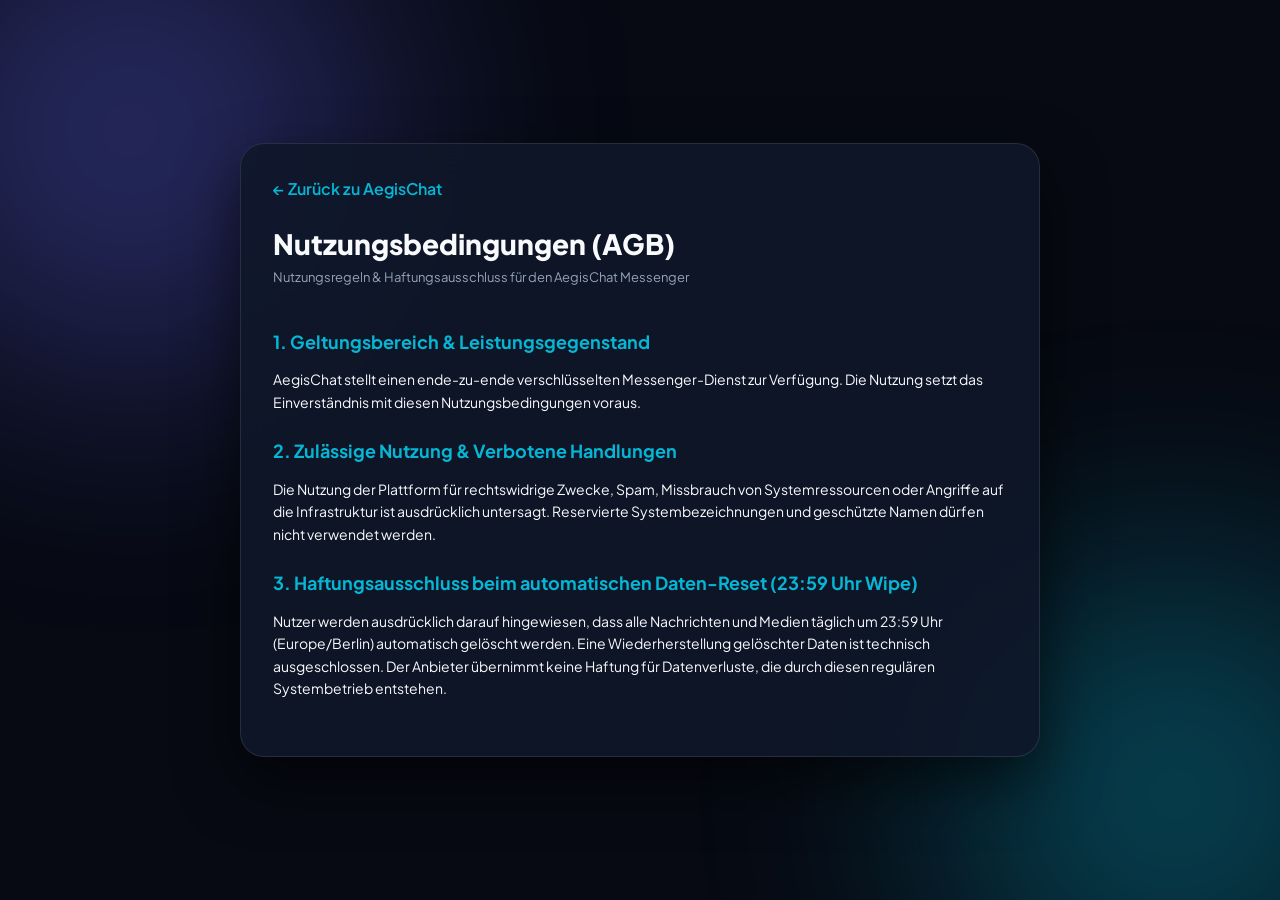
<file: public/agb.html>
<!DOCTYPE html>
<html lang="de">
<head>
  <meta charset="UTF-8">
  <meta name="viewport" content="width=device-width, initial-scale=1.0">
  <title>Allgemeine Geschäftsbedingungen (AGB) • AegisChat</title>
  <link rel="icon" type="image/svg+xml" href="/favicon.svg">
  <link rel="stylesheet" href="/style.css">
  <link href="https://fonts.googleapis.com/css2?family=Plus+Jakarta+Sans:wght@400;500;600;700;800&family=JetBrains+Mono:wght@400;500;600&display=swap" rel="stylesheet">
  <style>
    .legal-container {
      max-width: 800px;
      margin: 40px auto;
      padding: 32px;
      line-height: 1.6;
    }
    .legal-header {
      margin-bottom: 24px;
      border-bottom: 1px solid var(--border-glass);
      padding-bottom: 16px;
    }
    .legal-header h1 {
      font-size: 28px;
      font-weight: 800;
      color: var(--text-bright);
    }
    .legal-section {
      margin-bottom: 24px;
    }
    .legal-section h2 {
      font-size: 18px;
      font-weight: 700;
      color: var(--accent-cyan);
      margin-bottom: 12px;
    }
    .legal-section p, .legal-section li {
      color: var(--text-secondary);
      font-size: 14px;
      margin-bottom: 8px;
    }
    .back-link {
      display: inline-flex;
      align-items: center;
      gap: 8px;
      color: var(--accent-cyan);
      text-decoration: none;
      font-weight: 600;
      margin-bottom: 20px;
    }
  </style>
</head>
<body>
  <div class="app-background">
    <div class="glow-sphere glow-1"></div>
    <div class="glow-sphere glow-2"></div>
  </div>

  <div class="legal-container glass-card">
    <a href="/" class="back-link">← Zurück zu AegisChat</a>

    <div class="legal-header">
      <h1>Nutzungsbedingungen (AGB)</h1>
      <p style="color: var(--text-muted); font-size: 13px;">Nutzungsregeln & Haftungsausschluss für den AegisChat Messenger</p>
    </div>

    <div class="legal-section">
      <h2>1. Geltungsbereich & Leistungsgegenstand</h2>
      <p>AegisChat stellt einen ende-zu-ende verschlüsselten Messenger-Dienst zur Verfügung. Die Nutzung setzt das Einverständnis mit diesen Nutzungsbedingungen voraus.</p>
    </div>

    <div class="legal-section">
      <h2>2. Zulässige Nutzung & Verbotene Handlungen</h2>
      <p>Die Nutzung der Plattform für rechtswidrige Zwecke, Spam, Missbrauch von Systemressourcen oder Angriffe auf die Infrastruktur ist ausdrücklich untersagt. Reservierte Systembezeichnungen und geschützte Namen dürfen nicht verwendet werden.</p>
    </div>

    <div class="legal-section">
      <h2>3. Haftungsausschluss beim automatischen Daten-Reset (23:59 Uhr Wipe)</h2>
      <p>Nutzer werden ausdrücklich darauf hingewiesen, dass alle Nachrichten und Medien täglich um 23:59 Uhr (Europe/Berlin) automatisch gelöscht werden. Eine Wiederherstellung gelöschter Daten ist technisch ausgeschlossen. Der Anbieter übernimmt keine Haftung für Datenverluste, die durch diesen regulären Systembetrieb entstehen.</p>
    </div>
  </div>
</body>
</html>
</file>
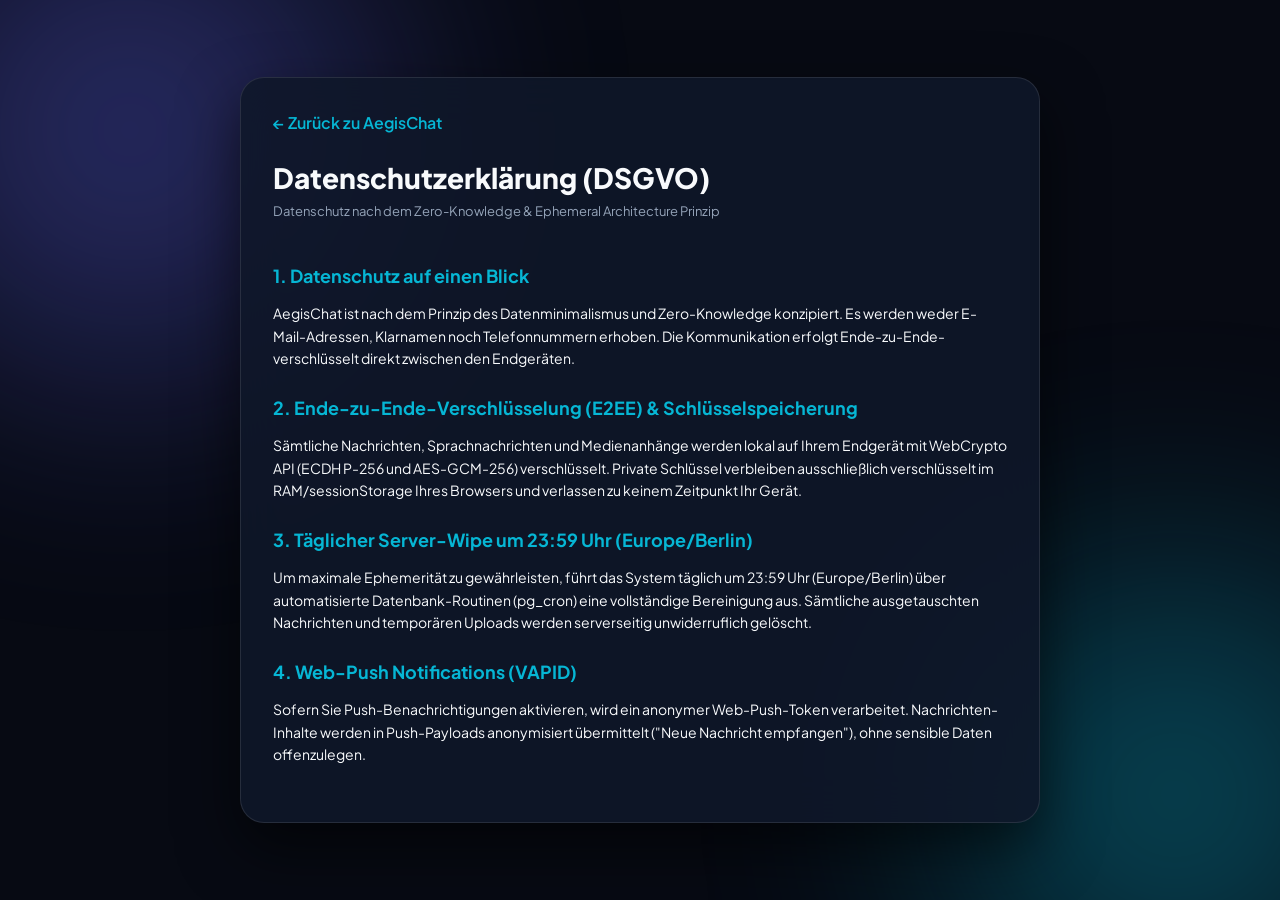
<file: public/datenschutz.html>
<!DOCTYPE html>
<html lang="de">
<head>
  <meta charset="UTF-8">
  <meta name="viewport" content="width=device-width, initial-scale=1.0">
  <title>Datenschutzerklärung • AegisChat</title>
  <link rel="icon" type="image/svg+xml" href="/favicon.svg">
  <link rel="stylesheet" href="/style.css">
  <link href="https://fonts.googleapis.com/css2?family=Plus+Jakarta+Sans:wght@400;500;600;700;800&family=JetBrains+Mono:wght@400;500;600&display=swap" rel="stylesheet">
  <style>
    .legal-container {
      max-width: 800px;
      margin: 40px auto;
      padding: 32px;
      line-height: 1.6;
    }
    .legal-header {
      margin-bottom: 24px;
      border-bottom: 1px solid var(--border-glass);
      padding-bottom: 16px;
    }
    .legal-header h1 {
      font-size: 28px;
      font-weight: 800;
      color: var(--text-bright);
    }
    .legal-section {
      margin-bottom: 24px;
    }
    .legal-section h2 {
      font-size: 18px;
      font-weight: 700;
      color: var(--accent-cyan);
      margin-bottom: 12px;
    }
    .legal-section p, .legal-section li {
      color: var(--text-secondary);
      font-size: 14px;
      margin-bottom: 8px;
    }
    .back-link {
      display: inline-flex;
      align-items: center;
      gap: 8px;
      color: var(--accent-cyan);
      text-decoration: none;
      font-weight: 600;
      margin-bottom: 20px;
    }
  </style>
</head>
<body>
  <div class="app-background">
    <div class="glow-sphere glow-1"></div>
    <div class="glow-sphere glow-2"></div>
  </div>

  <div class="legal-container glass-card">
    <a href="/" class="back-link">← Zurück zu AegisChat</a>

    <div class="legal-header">
      <h1>Datenschutzerklärung (DSGVO)</h1>
      <p style="color: var(--text-muted); font-size: 13px;">Datenschutz nach dem Zero-Knowledge & Ephemeral Architecture Prinzip</p>
    </div>

    <div class="legal-section">
      <h2>1. Datenschutz auf einen Blick</h2>
      <p>AegisChat ist nach dem Prinzip des Datenminimalismus und Zero-Knowledge konzipiert. Es werden weder E-Mail-Adressen, Klarnamen noch Telefonnummern erhoben. Die Kommunikation erfolgt Ende-zu-Ende-verschlüsselt direkt zwischen den Endgeräten.</p>
    </div>

    <div class="legal-section">
      <h2>2. Ende-zu-Ende-Verschlüsselung (E2EE) & Schlüsselspeicherung</h2>
      <p>Sämtliche Nachrichten, Sprachnachrichten und Medienanhänge werden lokal auf Ihrem Endgerät mit WebCrypto API (ECDH P-256 und AES-GCM-256) verschlüsselt. Private Schlüssel verbleiben ausschließlich verschlüsselt im RAM/sessionStorage Ihres Browsers und verlassen zu keinem Zeitpunkt Ihr Gerät.</p>
    </div>

    <div class="legal-section">
      <h2>3. Täglicher Server-Wipe um 23:59 Uhr (Europe/Berlin)</h2>
      <p>Um maximale Ephemerität zu gewährleisten, führt das System täglich um 23:59 Uhr (Europe/Berlin) über automatisierte Datenbank-Routinen (<code>pg_cron</code>) eine vollständige Bereinigung aus. Sämtliche ausgetauschten Nachrichten und temporären Uploads werden serverseitig unwiderruflich gelöscht.</p>
    </div>

    <div class="legal-section">
      <h2>4. Web-Push Notifications (VAPID)</h2>
      <p>Sofern Sie Push-Benachrichtigungen aktivieren, wird ein anonymer Web-Push-Token verarbeitet. Nachrichten-Inhalte werden in Push-Payloads anonymisiert übermittelt ("Neue Nachricht empfangen"), ohne sensible Daten offenzulegen.</p>
    </div>
  </div>
</body>
</html>
</file>
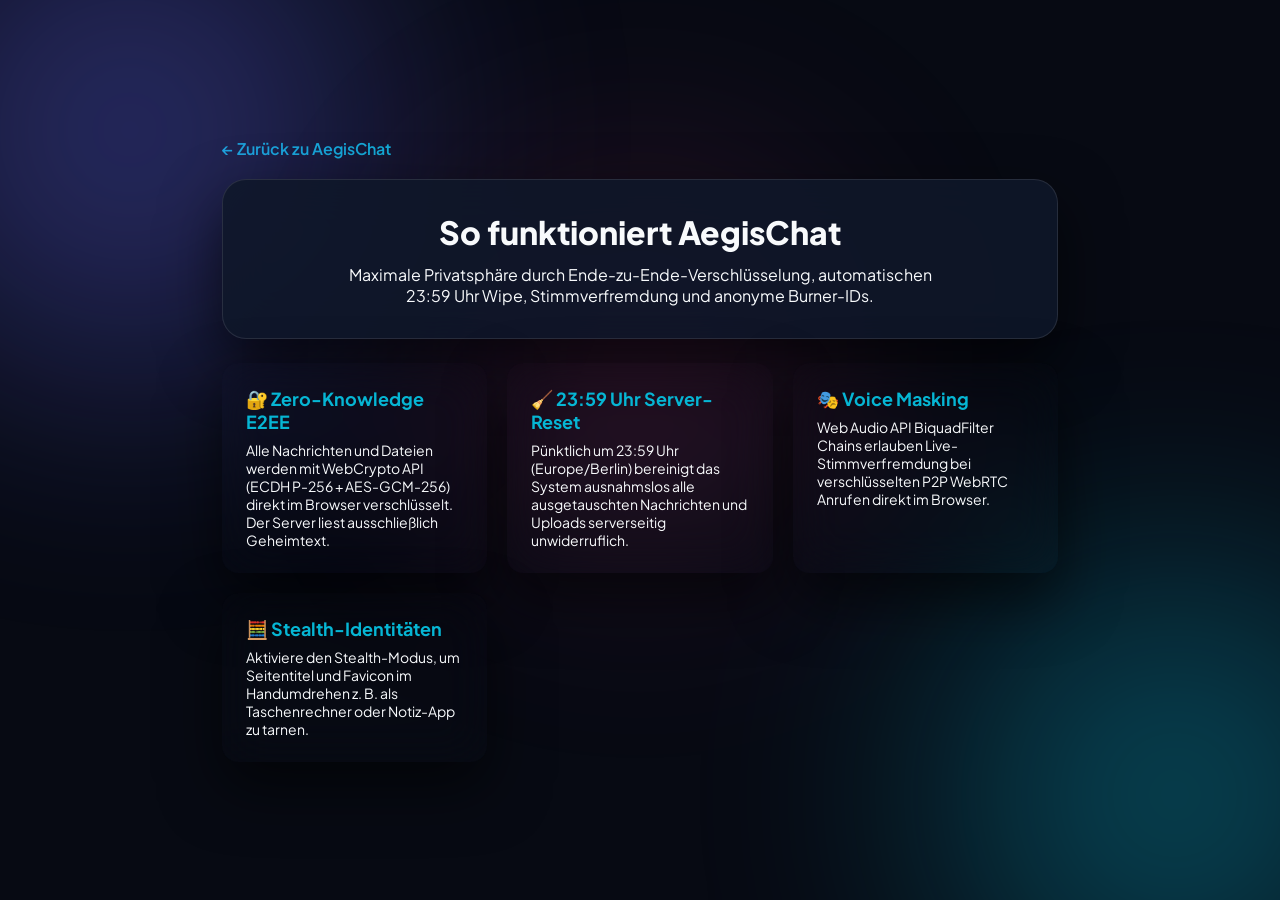
<file: public/how-it-works.html>
<!DOCTYPE html>
<html lang="de">
<head>
  <meta charset="UTF-8">
  <meta name="viewport" content="width=device-width, initial-scale=1.0">
  <title>So funktioniert AegisChat • Interactive Guide</title>
  <link rel="icon" type="image/svg+xml" href="/favicon.svg">
  <link rel="stylesheet" href="/style.css">
  <link href="https://fonts.googleapis.com/css2?family=Plus+Jakarta+Sans:wght@400;500;600;700;800&family=JetBrains+Mono:wght@400;500;600&display=swap" rel="stylesheet">
  <style>
    .info-container {
      max-width: 900px;
      margin: 40px auto;
      padding: 32px;
    }
    .info-grid {
      display: grid;
      grid-template-columns: repeat(auto-fit, minmax(260px, 1fr));
      gap: 20px;
      margin-top: 24px;
    }
    .info-card {
      padding: 24px;
      border-radius: 16px;
      background: var(--bg-glass-card);
      border: 1px solid var(--border-glass);
    }
    .info-card h3 {
      font-size: 18px;
      color: var(--accent-cyan);
      margin-bottom: 8px;
      display: flex;
      align-items: center;
      gap: 10px;
    }
    .back-link {
      display: inline-flex;
      align-items: center;
      gap: 8px;
      color: var(--accent-cyan);
      text-decoration: none;
      font-weight: 600;
      margin-bottom: 20px;
    }
  </style>
</head>
<body>
  <div class="app-background">
    <div class="glow-sphere glow-1"></div>
    <div class="glow-sphere glow-2"></div>
    <div class="glow-sphere glow-3"></div>
  </div>

  <div class="info-container">
    <a href="/" class="back-link">← Zurück zu AegisChat</a>

    <div class="glass-card" style="padding: 32px; text-align: center;">
      <h1 style="font-size: 32px; font-weight: 800; color: var(--text-bright); margin-bottom: 12px;">So funktioniert AegisChat</h1>
      <p style="color: var(--text-secondary); max-width: 600px; margin: 0 auto;">Maximale Privatsphäre durch Ende-zu-Ende-Verschlüsselung, automatischen 23:59 Uhr Wipe, Stimmverfremdung und anonyme Burner-IDs.</p>
    </div>

    <div class="info-grid">
      <div class="info-card glass-card">
        <h3>🔐 Zero-Knowledge E2EE</h3>
        <p style="color: var(--text-secondary); font-size: 14px;">Alle Nachrichten und Dateien werden mit WebCrypto API (ECDH P-256 + AES-GCM-256) direkt im Browser verschlüsselt. Der Server liest ausschließlich Geheimtext.</p>
      </div>

      <div class="info-card glass-card">
        <h3>🧹 23:59 Uhr Server-Reset</h3>
        <p style="color: var(--text-secondary); font-size: 14px;">Pünktlich um 23:59 Uhr (Europe/Berlin) bereinigt das System ausnahmslos alle ausgetauschten Nachrichten und Uploads serverseitig unwiderruflich.</p>
      </div>

      <div class="info-card glass-card">
        <h3>🎭 Voice Masking</h3>
        <p style="color: var(--text-secondary); font-size: 14px;">Web Audio API BiquadFilter Chains erlauben Live-Stimmverfremdung bei verschlüsselten P2P WebRTC Anrufen direkt im Browser.</p>
      </div>

      <div class="info-card glass-card">
        <h3>🧮 Stealth-Identitäten</h3>
        <p style="color: var(--text-secondary); font-size: 14px;">Aktiviere den Stealth-Modus, um Seitentitel und Favicon im Handumdrehen z. B. als Taschenrechner oder Notiz-App zu tarnen.</p>
      </div>
    </div>
  </div>
</body>
</html>
</file>
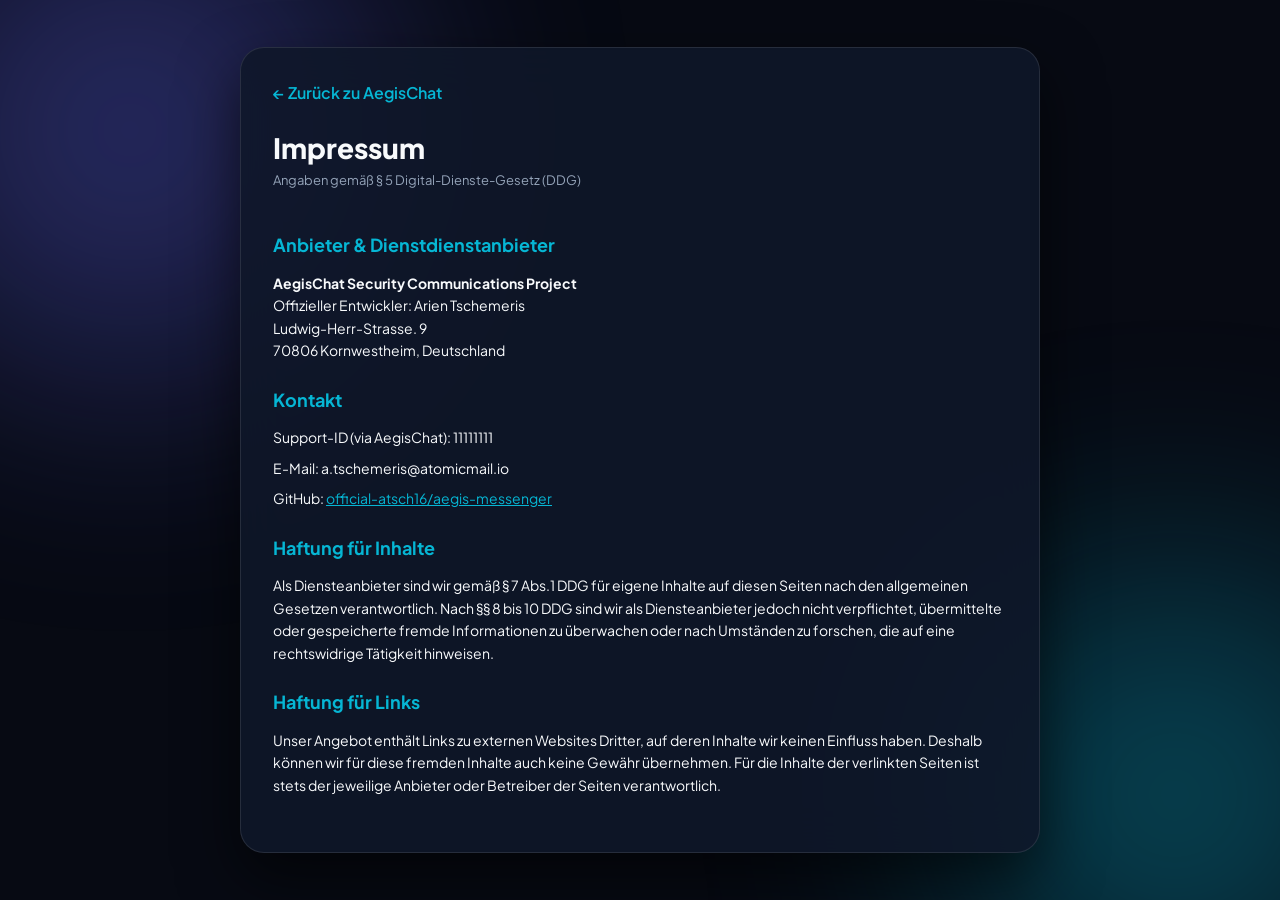
<file: public/impressum.html>
<!DOCTYPE html>
<html lang="de">
<head>
  <meta charset="UTF-8">
  <meta name="viewport" content="width=device-width, initial-scale=1.0">
  <title>Impressum • AegisChat</title>
  <link rel="icon" type="image/svg+xml" href="/favicon.svg">
  <link rel="stylesheet" href="/style.css">
  <link href="https://fonts.googleapis.com/css2?family=Plus+Jakarta+Sans:wght@400;500;600;700;800&family=JetBrains+Mono:wght@400;500;600&display=swap" rel="stylesheet">
  <style>
    .legal-container {
      max-width: 800px;
      margin: 40px auto;
      padding: 32px;
      line-height: 1.6;
    }
    .legal-header {
      margin-bottom: 24px;
      border-bottom: 1px solid var(--border-glass);
      padding-bottom: 16px;
    }
    .legal-header h1 {
      font-size: 28px;
      font-weight: 800;
      color: var(--text-bright);
    }
    .legal-section {
      margin-bottom: 24px;
    }
    .legal-section h2 {
      font-size: 18px;
      font-weight: 700;
      color: var(--accent-cyan);
      margin-bottom: 12px;
    }
    .legal-section p, .legal-section address {
      font-style: normal;
      color: var(--text-secondary);
      font-size: 14px;
      margin-bottom: 8px;
    }
    .back-link {
      display: inline-flex;
      align-items: center;
      gap: 8px;
      color: var(--accent-cyan);
      text-decoration: none;
      font-weight: 600;
      margin-bottom: 20px;
    }
  </style>
</head>
<body>
  <div class="app-background">
    <div class="glow-sphere glow-1"></div>
    <div class="glow-sphere glow-2"></div>
  </div>

  <div class="legal-container glass-card">
    <a href="/" class="back-link">← Zurück zu AegisChat</a>

    <div class="legal-header">
      <h1>Impressum</h1>
      <p style="color: var(--text-muted); font-size: 13px;">Angaben gemäß § 5 Digital-Dienste-Gesetz (DDG)</p>
    </div>

    <div class="legal-section">
      <h2>Anbieter & Dienstdienstanbieter</h2>
      <address>
        <strong>AegisChat Security Communications Project</strong><br>
        Offizieller Entwickler: Arien Tschemeris<br>
        Ludwig-Herr-Strasse. 9<br>
        70806 Kornwestheim, Deutschland
      </address>
    </div>

    <div class="legal-section">
      <h2>Kontakt</h2>
      <p>Support-ID (via AegisChat): <code>11111111</code></p>
      <p>E-Mail: a.tschemeris@atomicmail.io</p>
      <p>GitHub: <a href="https://github.com/offical-atsch16/aegis-messenger" target="_blank" style="color: var(--accent-cyan);">official-atsch16/aegis-messenger</a></p>
    </div>

    <div class="legal-section">
      <h2>Haftung für Inhalte</h2>
      <p>Als Diensteanbieter sind wir gemäß § 7 Abs.1 DDG für eigene Inhalte auf diesen Seiten nach den allgemeinen Gesetzen verantwortlich. Nach §§ 8 bis 10 DDG sind wir als Diensteanbieter jedoch nicht verpflichtet, übermittelte oder gespeicherte fremde Informationen zu überwachen oder nach Umständen zu forschen, die auf eine rechtswidrige Tätigkeit hinweisen.</p>
    </div>

    <div class="legal-section">
      <h2>Haftung für Links</h2>
      <p>Unser Angebot enthält Links zu externen Websites Dritter, auf deren Inhalte wir keinen Einfluss haben. Deshalb können wir für diese fremden Inhalte auch keine Gewähr übernehmen. Für die Inhalte der verlinkten Seiten ist stets der jeweilige Anbieter oder Betreiber der Seiten verantwortlich.</p>
    </div>
  </div>
</body>
</html>
</file>
<file: style.css>
/* AegisChat - Modern Glassmorphism & Enterprise Privacy Responsive Theme */
:root {
  --bg-dark: #070a13;
  --panel-bg: rgba(15, 23, 42, 0.88);
  --panel-border: rgba(255, 255, 255, 0.1);
  --accent: #6366f1;
  --accent-glow: rgba(99, 102, 241, 0.45);
  --accent-hover: #4f46e5;
  --accent-cyan: #06b6d4;
  --accent-pink: #ec4899;
  --text-main: #f8fafc;
  --text-muted: #94a3b8;
  --input-bg: rgba(10, 15, 28, 0.7);
  --msg-own: linear-gradient(135deg, #6366f1, #4f46e5);
  --msg-other: rgba(30, 41, 59, 0.88);
  --danger: #ef4444;
  --danger-hover: #dc2626;
  --warning: #f59e0b;
  --font-main: 'Plus Jakarta Sans', -apple-system, sans-serif;
  --font-mono: 'JetBrains Mono', monospace;
  --touch-min-height: 44px;
}

* {
  box-sizing: border-box;
  margin: 0;
  padding: 0;
  font-family: var(--font-main);
  -webkit-font-smoothing: antialiased;
}

/* CUSTOM SCROLLBARS FOR CLEAN NATURAL SCROLLING */
::-webkit-scrollbar {
  width: 6px;
  height: 6px;
}

::-webkit-scrollbar-track {
  background: rgba(10, 15, 28, 0.3);
  border-radius: 4px;
}

::-webkit-scrollbar-thumb {
  background: rgba(255, 255, 255, 0.18);
  border-radius: 4px;
}

::-webkit-scrollbar-thumb:hover {
  background: rgba(99, 102, 241, 0.5);
}

body {
  background-color: var(--bg-dark);
  color: var(--text-main);
  min-height: 100vh;
  display: flex;
  flex-direction: column;
  justify-content: center;
  align-items: center;
  overflow-x: hidden;
  position: relative;
}

/* Background Ambient Lighting */
.app-background {
  position: fixed;
  inset: 0;
  z-index: 0;
  pointer-events: none;
}

.glow-sphere {
  position: absolute;
  border-radius: 50%;
  filter: blur(130px);
  opacity: 0.35;
  animation: pulseGlow 10s ease-in-out infinite alternate;
}

.glow-1 {
  width: 500px;
  height: 500px;
  background: var(--accent);
  top: -120px;
  left: -120px;
}

.glow-2 {
  width: 450px;
  height: 450px;
  background: var(--accent-cyan);
  bottom: -120px;
  right: -120px;
}

.glow-3 {
  width: 350px;
  height: 350px;
  background: var(--accent-pink);
  top: 40%;
  left: 50%;
  transform: translate(-50%, -50%);
  opacity: 0.2;
}

@keyframes pulseGlow {
  0% { transform: scale(1); opacity: 0.3; }
  100% { transform: scale(1.1); opacity: 0.45; }
}

.hidden { display: none !important; }

/* GLOBAL BANNER */
.global-banner {
  position: fixed;
  top: 0;
  left: 0;
  right: 0;
  z-index: 1100;
  display: flex;
  align-items: center;
  justify-content: space-between;
  padding: 10px 20px;
  background: rgba(15, 23, 42, 0.95);
  border-bottom: 1px solid var(--accent);
  backdrop-filter: blur(12px);
  font-size: 13px;
}

.banner-content {
  display: flex;
  align-items: center;
  gap: 12px;
}

.banner-badge {
  padding: 2px 8px;
  border-radius: 6px;
  font-size: 11px;
  font-weight: 700;
  background: var(--accent);
  color: white;
  text-transform: uppercase;
}

/* Toast Notifications */
.toast-container {
  position: fixed;
  top: 24px;
  right: 24px;
  z-index: 9999;
  display: flex;
  flex-direction: column;
  gap: 10px;
  pointer-events: none;
}

.toast {
  pointer-events: auto;
  background: rgba(15, 23, 42, 0.95);
  color: var(--text-main);
  border: 1px solid var(--panel-border);
  border-left: 4px solid var(--accent-cyan);
  padding: 12px 20px;
  border-radius: 12px;
  font-size: 13px;
  font-weight: 500;
  box-shadow: 0 10px 30px rgba(0, 0, 0, 0.5);
  backdrop-filter: blur(12px);
  animation: slideInRight 0.3s cubic-bezier(0.16, 1, 0.3, 1), fadeOut 0.4s ease 3.5s forwards;
  max-width: 360px;
}

@keyframes slideInRight {
  from { transform: translateX(100%); opacity: 0; }
  to { transform: translateX(0); opacity: 1; }
}

@keyframes fadeOut {
  from { opacity: 1; transform: translateY(0); }
  to { opacity: 0; transform: translateY(-10px); }
}

/* Glassmorphism Cards */
.glass-card {
  background: var(--panel-bg);
  backdrop-filter: blur(24px);
  -webkit-backdrop-filter: blur(24px);
  border: 1px solid var(--panel-border);
  border-radius: 24px;
  box-shadow: 0 25px 60px rgba(0, 0, 0, 0.6);
  min-width: 0;
  min-height: 0;
}

/* LANDING PAGE STYLES */
.landing-container {
  position: relative;
  z-index: 1;
  width: 100%;
  max-width: 1200px;
  min-height: 100vh;
  padding: 24px 32px;
  display: flex;
  flex-direction: column;
  justify-content: space-between;
  gap: 1.25rem;
}

/* Landing Header / Navbar */
.landing-header {
  display: flex;
  align-items: center;
  justify-content: space-between;
  padding: 12px 0 24px 0;
}

.brand {
  display: flex;
  align-items: center;
  gap: 12px;
}

.brand-icon {
  width: 44px;
  height: 44px;
  background: linear-gradient(135deg, var(--accent), var(--accent-cyan));
  border-radius: 14px;
  display: flex;
  align-items: center;
  justify-content: center;
  color: white;
  box-shadow: 0 8px 24px var(--accent-glow);
  flex-shrink: 0;
}

.brand-title {
  font-size: 24px;
  font-weight: 800;
  letter-spacing: -0.5px;
  background: linear-gradient(to right, #ffffff, var(--text-muted));
  -webkit-background-clip: text;
  -webkit-text-fill-color: transparent;
}

.header-actions {
  display: flex;
  gap: 10px;
}

.header-btn {
  padding: 10px 18px;
  font-size: 13px;
  border-radius: 12px;
  min-height: var(--touch-min-height);
}

/* Hero Section */
.hero-section {
  text-align: center;
  padding: 40px 20px 30px 20px;
  max-width: 860px;
  margin: 0 auto;
}

.hero-badge {
  display: inline-flex;
  align-items: center;
  gap: 8px;
  padding: 6px 16px;
  background: rgba(99, 102, 241, 0.12);
  border: 1px solid rgba(99, 102, 241, 0.3);
  border-radius: 30px;
  font-size: 13px;
  font-weight: 600;
  color: #a5b4fc;
  margin-bottom: 24px;
}

.badge-dot {
  width: 8px;
  height: 8px;
  border-radius: 50%;
  background: var(--accent-cyan);
  box-shadow: 0 0 10px var(--accent-cyan);
}

.hero-title {
  font-size: 48px;
  font-weight: 800;
  line-height: 1.15;
  letter-spacing: -1px;
  margin-bottom: 20px;
  background: linear-gradient(135deg, #ffffff 30%, #94a3b8 100%);
  -webkit-background-clip: text;
  -webkit-text-fill-color: transparent;
}

.hero-subtitle {
  font-size: 18px;
  line-height: 1.6;
  color: var(--text-muted);
  max-width: 680px;
  margin: 0 auto 36px auto;
  font-weight: 400;
}

.hero-cta-group {
  display: flex;
  justify-content: center;
  gap: 1.25rem;
  flex-wrap: wrap;
}

.cta-btn {
  padding: 14px 28px;
  font-size: 16px;
  font-weight: 700;
  border-radius: 16px;
  min-height: 50px;
}

/* Features Section & Grid */
.features-section {
  padding: 20px 0 40px 0;
}

.features-grid {
  display: grid;
  grid-template-columns: repeat(auto-fit, minmax(240px, 1fr));
  gap: 1.25rem;
}

.feature-card {
  padding: 28px;
  transition: transform 0.25s ease, border-color 0.25s ease;
  display: flex;
  flex-direction: column;
  gap: 14px;
}

.feature-card:hover {
  transform: translateY(-4px);
  border-color: rgba(99, 102, 241, 0.35);
}

.feature-icon {
  width: 48px;
  height: 48px;
  border-radius: 14px;
  display: flex;
  align-items: center;
  justify-content: center;
  color: white;
  flex-shrink: 0;
}

.icon-cyan {
  background: rgba(6, 182, 212, 0.15);
  color: var(--accent-cyan);
  border: 1px solid rgba(6, 182, 212, 0.3);
}

.icon-indigo {
  background: rgba(99, 102, 241, 0.15);
  color: var(--accent);
  border: 1px solid rgba(99, 102, 241, 0.3);
}

.icon-pink {
  background: rgba(236, 72, 153, 0.15);
  color: var(--accent-pink);
  border: 1px solid rgba(236, 72, 153, 0.3);
}

.icon-emerald {
  background: rgba(16, 185, 129, 0.15);
  color: #10b981;
  border: 1px solid rgba(16, 185, 129, 0.3);
}

.feature-card h3 {
  font-size: 18px;
  font-weight: 700;
  color: var(--text-main);
}

.feature-card p {
  font-size: 14px;
  line-height: 1.55;
  color: var(--text-muted);
}

/* Landing Footer */
.landing-footer {
  padding: 24px 0 20px 0;
  border-top: 1px solid var(--panel-border);
  margin-top: 2rem;
}

.footer-content {
  display: flex;
  align-items: center;
  justify-content: space-between;
  flex-wrap: wrap;
  font-size: 14px;
  color: var(--text-muted);
  gap: 1rem;
}

.footer-branding {
  font-weight: 500;
}

.footer-links {
  display: flex;
  align-items: center;
  gap: 1.25rem;
  flex-wrap: wrap;
}

.footer-link {
  color: var(--text-muted);
  text-decoration: none;
  font-size: 13px;
  font-weight: 500;
  transition: color 0.2s ease;
}

.footer-link:hover {
  color: var(--accent-cyan);
  text-decoration: none;
}

.footer-github-btn {
  padding: 8px 16px;
  font-size: 12px;
  min-height: var(--touch-min-height);
}

/* INPUTS, BUTTONS & FORMS */
.form-group {
  text-align: left;
  margin-bottom: 16px;
  min-width: 0;
}

label {
  display: block;
  font-size: 11px;
  font-weight: 700;
  text-transform: uppercase;
  letter-spacing: 0.6px;
  color: var(--text-muted);
  margin-bottom: 8px;
}

.input-wrapper {
  position: relative;
  width: 100%;
}

input, select, textarea {
  width: 100%;
  background: var(--input-bg);
  border: 1px solid var(--panel-border);
  border-radius: 12px;
  color: var(--text-main);
  padding: 12px 16px;
  font-size: 15px;
  min-height: var(--touch-min-height);
  outline: none;
  transition: all 0.2s ease;
}

select {
  appearance: none;
  cursor: pointer;
  background-image: url("data:image/svg+xml;charset=US-ASCII,%3Csvg%20xmlns%3D%22http%3A%2F%2Fwww.w3.org%2F2000%2Fsvg%22%20width%3D%22292.4%22%20height%3D%22292.4%22%3E%3Cpath%20fill%3D%22%2394a3b8%22%20d%3D%22M287%2069.4a17.6%2017.6%200%200%200-13-5.4H18.4c-5%200-9.3%201.8-12.9%205.4A17.6%2017.6%200%200%200%200%2082.2c0%205%201.8%209.3%205.4%2012.9l128%20127.9c3.6%203.6%207.8%205.4%2012.8%205.4s9.2-1.8%2012.8-5.4L287%2095c3.5-3.5%205.4-7.8%205.4-12.8%200-5-1.9-9.2-5.5-12.8z%22%2F%3E%3C%2Fsvg%3E");
  background-repeat: no-repeat;
  background-position: right 14px top 50%;
  background-size: 10px auto;
  padding-right: 32px;
}

option {
  background: #0f172a;
  color: var(--text-main);
}

input:focus, select:focus, textarea:focus {
  border-color: var(--accent);
  box-shadow: 0 0 0 3px var(--accent-glow);
}

.btn {
  display: inline-flex;
  align-items: center;
  justify-content: center;
  gap: 8px;
  width: 100%;
  padding: 12px 20px;
  min-height: var(--touch-min-height);
  border-radius: 12px;
  font-weight: 600;
  font-size: 14px;
  cursor: pointer;
  border: none;
  transition: all 0.2s ease;
  touch-action: manipulation;
}

.primary-btn {
  background: linear-gradient(135deg, var(--accent), var(--accent-hover));
  color: white;
  box-shadow: 0 4px 18px var(--accent-glow);
}

.primary-btn:hover {
  transform: translateY(-1px);
  box-shadow: 0 6px 24px var(--accent-glow);
}

.secondary-btn {
  background: rgba(255, 255, 255, 0.06);
  border: 1px solid var(--panel-border);
  color: var(--text-main);
}

.secondary-btn:hover {
  background: rgba(255, 255, 255, 0.12);
}

.full-width-btn {
  width: 100%;
}

.style-danger-btn {
  background: linear-gradient(135deg, var(--danger), var(--danger-hover));
  color: white;
  box-shadow: 0 4px 18px rgba(239, 68, 68, 0.4);
}

.style-danger-btn:hover {
  transform: translateY(-1px);
  box-shadow: 0 6px 24px rgba(239, 68, 68, 0.5);
}

.style-danger {
  border-color: rgba(239, 68, 68, 0.4);
  color: var(--danger);
}

.style-danger:hover {
  background: rgba(239, 68, 68, 0.15);
}

.style-warning {
  border-color: rgba(245, 158, 11, 0.4);
  color: var(--warning);
}

.style-warning:hover {
  background: rgba(245, 158, 11, 0.15);
}

.icon-btn {
  background: transparent;
  border: none;
  color: var(--text-muted);
  cursor: pointer;
  padding: 8px;
  min-width: 40px;
  min-height: 40px;
  border-radius: 10px;
  transition: all 0.2s;
  display: inline-flex;
  align-items: center;
  justify-content: center;
  touch-action: manipulation;
}

.icon-btn:hover {
  color: var(--text-main);
  background: rgba(255, 255, 255, 0.08);
}

.emergency-btn {
  color: #f87171;
}

.emergency-btn:hover {
  color: #ef4444;
  background: rgba(239, 68, 68, 0.2);
}

.status-msg {
  margin-top: 14px;
  font-size: 13px;
  color: var(--accent-cyan);
}

/* SWITCH TOGGLE STYLES */
.switch {
  position: relative;
  display: inline-block;
  width: 52px;
  height: 28px;
  flex-shrink: 0;
}

.switch input {
  opacity: 0;
  width: 0;
  height: 0;
}

.slider {
  position: absolute;
  cursor: pointer;
  inset: 0;
  background-color: rgba(255, 255, 255, 0.15);
  transition: .3s;
  border-radius: 28px;
}

.slider:before {
  position: absolute;
  content: "";
  height: 20px;
  width: 20px;
  left: 4px;
  bottom: 4px;
  background-color: white;
  transition: .3s;
  border-radius: 50%;
}

input:checked + .slider {
  background-color: var(--accent);
}

input:checked + .slider:before {
  transform: translateX(24px);
}

/* APP CONTAINER & MAIN CHAT INTERFACE */
.app-container {
  position: relative;
  z-index: 1;
  width: 100%;
  max-width: 1520px;
  height: 92vh;
  max-height: 940px;
  min-height: 640px;
  padding: 20px;
  display: flex;
  justify-content: center;
  align-items: center;
}

.main-chat-card {
  width: 100%;
  height: 100%;
  display: flex;
  position: relative;
  overflow: hidden;
}

/* Mobile Bar */
.mobile-bar {
  display: none;
  width: 100%;
  height: 56px;
  padding: 0 16px;
  align-items: center;
  justify-content: space-between;
  border-bottom: 1px solid var(--panel-border);
  background: rgba(10, 15, 28, 0.85);
  flex-shrink: 0;
}

.mobile-bar-actions {
  display: flex;
  gap: 4px;
  align-items: center;
}

.mobile-brand {
  font-weight: 700;
  font-size: 16px;
  background: linear-gradient(to right, #fff, var(--text-muted));
  -webkit-background-clip: text;
  -webkit-text-fill-color: transparent;
}

.mobile-only { display: none; }
.desktop-only { display: inline-flex; }

/* Sidebar */
.sidebar {
  width: 360px;
  background: rgba(10, 15, 28, 0.5);
  border-right: 1px solid var(--panel-border);
  padding: 20px;
  display: flex;
  flex-direction: column;
  gap: 1.1rem;
  transition: transform 0.3s ease;
  z-index: 10;
  min-width: 0;
  flex-shrink: 0;
}

.user-profile {
  display: flex;
  align-items: center;
  gap: 12px;
  padding-bottom: 16px;
  border-bottom: 1px solid var(--panel-border);
}

.avatar {
  width: 44px;
  height: 44px;
  border-radius: 14px;
  background: linear-gradient(135deg, var(--accent), var(--accent-cyan));
  display: flex;
  align-items: center;
  justify-content: center;
  font-weight: 700;
  font-size: 15px;
  color: white;
  flex-shrink: 0;
  box-shadow: 0 4px 14px rgba(99, 102, 241, 0.35);
}

.profile-info { flex: 1; min-width: 0; overflow: hidden; }
.profile-info h3 {
  font-size: 14px;
  font-weight: 700;
  white-space: nowrap;
  overflow: hidden;
  text-overflow: ellipsis;
  color: var(--text-main);
}

.id-badge {
  display: flex;
  align-items: center;
  gap: 6px;
  font-size: 11px;
  font-family: var(--font-mono);
  color: var(--text-muted);
}

.dot.online {
  width: 7px;
  height: 7px;
  background: #10b981;
  border-radius: 50%;
  box-shadow: 0 0 8px #10b981;
}

.dot.offline {
  width: 7px;
  height: 7px;
  background: #ef4444;
  border-radius: 50%;
}

.profile-actions {
  display: flex;
  gap: 4px;
  flex-shrink: 0;
  align-items: center;
}

.profile-actions .icon-btn {
  min-width: 34px;
  min-height: 34px;
  padding: 6px;
  border-radius: 8px;
}

.search-bar-wrapper {
  padding: 2px 0;
  width: 100%;
}

.search-bar-input {
  width: 100%;
  padding: 10px 14px;
  font-size: 13px;
  border-radius: 12px;
  background: var(--input-bg);
  border: 1px solid var(--panel-border);
  color: var(--text-main);
  outline: none;
  transition: all 0.2s ease;
}

.search-bar-input:focus {
  border-color: var(--accent);
  box-shadow: 0 0 0 3px var(--accent-glow);
}

.section-title {
  font-size: 11px;
  font-weight: 700;
  text-transform: uppercase;
  letter-spacing: 0.8px;
  color: var(--text-muted);
}

.section-title-spaced {
  margin-top: 10px;
}

.add-contact-form {
  display: flex;
  flex-direction: column;
  gap: 10px;
}

.btn-group {
  display: flex;
  gap: 6px;
}

.btn-group .btn {
  flex: 1;
  padding: 8px 10px;
  font-size: 12px;
  min-height: 38px;
  white-space: nowrap;
  justify-content: center;
  align-items: center;
}

.groups-list-container {
  max-height: 150px;
  min-height: 44px;
  overflow-y: auto;
}

.contacts-list {
  list-style: none;
  overflow-y: auto;
  -webkit-overflow-scrolling: touch;
  flex: 1;
  display: flex;
  flex-direction: column;
  gap: 4px;
  min-height: 100px;
}

.contact-item {
  display: flex;
  align-items: center;
  gap: 12px;
  padding: 12px;
  border-radius: 12px;
  cursor: pointer;
  transition: all 0.2s;
  border: 1px solid transparent;
  touch-action: manipulation;
}

.contact-item:hover {
  background: rgba(255, 255, 255, 0.05);
}

.contact-item.active {
  background: rgba(99, 102, 241, 0.15);
  border-color: rgba(99, 102, 241, 0.4);
}

.contact-item .contact-details {
  display: flex;
  flex-direction: column;
  gap: 2px;
  overflow: hidden;
  flex: 1;
  min-width: 0;
}

.contact-item .contact-name {
  font-size: 13px;
  font-weight: 600;
  white-space: nowrap;
  overflow: hidden;
  text-overflow: ellipsis;
  color: var(--text-main);
}

.contact-item .contact-id {
  font-size: 11px;
  font-family: var(--font-mono);
  color: var(--text-muted);
  white-space: nowrap;
  overflow: hidden;
  text-overflow: ellipsis;
}

.contact-item .contact-type-tag {
  margin-left: auto;
  font-size: 10px;
  padding: 2px 6px;
  border-radius: 6px;
  background: rgba(6, 182, 212, 0.15);
  color: var(--accent-cyan);
  flex-shrink: 0;
}

.group-members-checklist {
  max-height: 180px;
  overflow-y: auto;
  background: rgba(10, 15, 28, 0.6);
  border: 1px solid var(--panel-border);
  border-radius: 12px;
  padding: 8px 12px;
  display: flex;
  flex-direction: column;
  gap: 8px;
}

.group-member-checkbox-row {
  display: flex;
  align-items: center;
  gap: 10px;
  font-size: 13px;
  cursor: pointer;
  padding: 6px 8px;
  border-radius: 8px;
  transition: background 0.2s ease;
}

.group-member-checkbox-row:hover {
  background: rgba(255, 255, 255, 0.05);
}

.group-member-checkbox-row input[type="checkbox"] {
  width: 18px;
  height: 18px;
  min-height: 18px;
  accent-color: var(--accent);
  cursor: pointer;
}

.mesh-video-grid {
  width: 100%;
  height: 100%;
  display: grid;
  grid-template-columns: repeat(auto-fit, minmax(180px, 1fr));
  gap: 10px;
  padding: 10px;
  box-sizing: border-box;
}

.mesh-video-tile {
  position: relative;
  width: 100%;
  height: 100%;
  min-height: 140px;
  background: #0f172a;
  border-radius: 12px;
  overflow: hidden;
  border: 1px solid var(--panel-border);
}

.mesh-video-tile video {
  width: 100%;
  height: 100%;
  object-fit: cover;
}

.mesh-video-label {
  position: absolute;
  bottom: 8px;
  left: 8px;
  background: rgba(15, 23, 42, 0.85);
  padding: 2px 8px;
  border-radius: 6px;
  font-size: 11px;
  font-weight: 600;
  color: var(--text-main);
  backdrop-filter: blur(8px);
}

/* PROMPT BAR FOR SAVING CONTACT */
.prompt-bar {
  background: rgba(99, 102, 241, 0.18);
  border-bottom: 1px solid rgba(99, 102, 241, 0.35);
  padding: 10px 20px;
  display: flex;
  align-items: center;
  justify-content: space-between;
  font-size: 13px;
  animation: slideDown 0.25s ease-out;
  flex-wrap: wrap;
  gap: 10px;
}

@keyframes slideDown {
  from { transform: translateY(-100%); opacity: 0; }
  to { transform: translateY(0); opacity: 1; }
}

.prompt-text {
  display: flex;
  align-items: center;
  gap: 8px;
  color: #c7d2fe;
}

.prompt-actions {
  display: flex;
  gap: 8px;
}

.prompt-btn {
  padding: 6px 14px;
  font-size: 12px;
  width: auto;
  border-radius: 8px;
}

/* Footer / Branding in Sidebar */
.sidebar-footer {
  margin-top: auto;
  padding-top: 12px;
  border-top: 1px solid var(--panel-border);
  font-size: 11px;
  color: var(--text-muted);
  text-align: center;
}

.brand-link {
  color: var(--accent-cyan);
  text-decoration: none;
  font-weight: 600;
  transition: color 0.2s;
}

.brand-link:hover {
  color: #38bdf8;
  text-decoration: underline;
}

/* Chat Viewport */
.chat-viewport {
  flex: 1;
  display: flex;
  flex-direction: column;
  position: relative;
  background: rgba(15, 23, 42, 0.25);
  min-width: 0;
  min-height: 0;
}

.chat-header {
  padding: 14px 24px;
  border-bottom: 1px solid var(--panel-border);
  display: flex;
  align-items: center;
  justify-content: space-between;
  gap: 16px;
  background: rgba(10, 15, 28, 0.45);
  backdrop-filter: blur(12px);
  min-height: 68px;
  flex-shrink: 0;
}

.back-nav-btn {
  width: auto;
  padding: 6px 12px;
  font-size: 13px;
  min-height: 38px;
  border-radius: 8px;
}

.active-user-info {
  display: flex;
  align-items: center;
  gap: 12px;
  cursor: pointer;
  border-radius: 12px;
  padding: 6px 10px;
  transition: background 0.2s;
  min-width: 0;
  flex: 1;
}

.active-user-info:hover {
  background: rgba(255, 255, 255, 0.06);
}

.active-name-row {
  display: flex;
  align-items: center;
  gap: 8px;
  min-width: 0;
}

#active-contact-name {
  font-size: 15px;
  font-weight: 700;
  color: var(--text-main);
  white-space: nowrap;
  overflow: hidden;
  text-overflow: ellipsis;
  max-width: 320px;
}

.inline-edit-btn {
  padding: 2px 4px;
  opacity: 0.6;
  flex-shrink: 0;
}

.active-user-info:hover .inline-edit-btn {
  opacity: 1;
}

.status-indicator {
  font-size: 12px;
  color: #10b981;
  display: flex;
  align-items: center;
  gap: 6px;
  flex-wrap: nowrap;
}

.typing-text {
  font-size: 12px;
  color: var(--accent-cyan);
  font-style: italic;
  animation: pulse 1.2s infinite;
}

@keyframes pulse {
  0% { opacity: 0.4; }
  50% { opacity: 1; }
  100% { opacity: 0.4; }
}

.lock-icon {
  font-size: 11px;
}

.chat-header-actions {
  margin-left: auto;
  display: flex;
  gap: 10px;
  align-items: center;
  flex-shrink: 0;
}

.sender-select-wrapper {
  display: flex;
  align-items: center;
  gap: 6px;
  background: rgba(10, 15, 28, 0.65);
  border: 1px solid var(--panel-border);
  border-radius: 10px;
  padding: 2px 8px;
}

.sender-select-wrapper label {
  font-size: 11px;
  margin-bottom: 0;
  white-space: nowrap;
  color: var(--text-muted);
}

.sender-dropdown {
  padding: 6px 20px 6px 8px;
  font-size: 12px;
  font-family: var(--font-mono);
  border-radius: 8px;
  background: transparent;
  border: none;
  color: var(--accent-cyan);
  outline: none;
  min-height: 32px;
  cursor: pointer;
}

.empty-state {
  flex: 1;
  display: flex;
  flex-direction: column;
  align-items: center;
  justify-content: center;
  padding: 40px 20px;
  text-align: center;
  color: var(--text-muted);
}

.empty-icon {
  width: 80px;
  height: 80px;
  border-radius: 20px;
  background: rgba(255, 255, 255, 0.03);
  display: flex;
  align-items: center;
  justify-content: center;
  margin-bottom: 16px;
  color: var(--text-muted);
}

.messages-viewport-wrapper {
  position: relative;
  flex: 1;
  min-height: 0;
  display: flex;
  flex-direction: column;
  overflow: hidden;
}

.messages-container {
  flex: 1;
  padding: 24px 28px;
  overflow-y: auto;
  -webkit-overflow-scrolling: touch;
  display: flex;
  flex-direction: column;
  gap: 14px;
  min-height: 0;
}

.msg-bubble {
  max-width: 68%;
  padding: 12px 18px;
  border-radius: 18px;
  font-size: 14px;
  line-height: 1.55;
  word-break: break-word;
  position: relative;
  animation: fadeIn 0.2s ease-out;
  transition: border-color 0.4s ease, box-shadow 0.4s ease;
}

.msg-bubble.own {
  align-self: flex-end;
  background: var(--msg-own);
  color: white;
  border-bottom-right-radius: 4px;
  box-shadow: 0 4px 16px var(--accent-glow);
}

.msg-bubble.other {
  align-self: flex-start;
  background: var(--msg-other);
  color: var(--text-main);
  border-bottom-left-radius: 4px;
  border: 1px solid var(--panel-border);
}

.msg-meta {
  font-size: 10px;
  opacity: 0.75;
  margin-top: 6px;
  display: flex;
  align-items: center;
  justify-content: flex-end;
  gap: 4px;
}

.msg-tick {
  font-size: 11px;
  color: #38bdf8;
}

.message-input-area {
  padding: 16px 24px;
  border-top: 1px solid var(--panel-border);
  display: flex;
  gap: 10px;
  align-items: center;
  background: rgba(10, 15, 28, 0.7);
  backdrop-filter: blur(16px);
  flex-shrink: 0;
}

.input-actions-left {
  display: flex;
  align-items: center;
  gap: 4px;
  flex-shrink: 0;
}

.input-actions-left .icon-btn {
  width: 38px;
  height: 38px;
  min-width: 38px;
  min-height: 38px;
  border-radius: 10px;
  background: rgba(255, 255, 255, 0.04);
  border: 1px solid rgba(255, 255, 255, 0.08);
  color: var(--text-muted);
  transition: all 0.2s ease;
}

.input-actions-left .icon-btn:hover {
  background: rgba(255, 255, 255, 0.1);
  color: var(--text-main);
  border-color: rgba(255, 255, 255, 0.18);
}

.send-btn {
  width: 44px;
  height: 44px;
  padding: 0;
  border-radius: 12px;
  flex-shrink: 0;
}

/* OVERHAUL: SETTINGS MODAL */
.settings-card {
  width: 100%;
  max-width: 680px;
  padding: 28px;
  max-height: 85vh;
  display: flex;
  flex-direction: column;
  overflow-y: auto;
  -webkit-overflow-scrolling: touch;
}

.settings-grid {
  display: flex;
  flex-direction: column;
  gap: 1.25rem;
  margin-top: 12px;
}

.settings-card-segment {
  background: rgba(10, 15, 28, 0.55);
  border: 1px solid var(--panel-border);
  border-radius: 18px;
  padding: 20px;
  display: flex;
  flex-direction: column;
  gap: 12px;
}

.settings-segment-header {
  display: flex;
  align-items: center;
  gap: 10px;
  color: var(--text-main);
  padding-bottom: 8px;
  border-bottom: 1px solid var(--panel-border);
}

.settings-segment-header h4 {
  font-size: 15px;
  font-weight: 700;
}

.settings-info-box {
  display: flex;
  flex-direction: column;
  gap: 8px;
  background: rgba(0, 0, 0, 0.2);
  padding: 12px 16px;
  border-radius: 12px;
}

.settings-info-item {
  display: flex;
  justify-content: space-between;
  align-items: center;
  font-size: 13px;
}

.info-label {
  color: var(--text-muted);
  font-weight: 500;
}

.info-value {
  color: var(--accent-cyan);
  font-weight: 600;
}

.info-value.font-mono {
  font-family: var(--font-mono);
}

.settings-desc {
  font-size: 13px;
  color: var(--text-muted);
  line-height: 1.5;
}

.settings-action-block {
  display: flex;
  flex-direction: column;
  gap: 10px;
}

.settings-action-desc strong {
  font-size: 13px;
  color: var(--text-main);
  display: block;
  margin-bottom: 2px;
}

/* OVERHAUL: ADMIN DASHBOARD MODAL */
.admin-dashboard-card {
  width: 100%;
  max-width: 860px;
  padding: 28px;
  max-height: 88vh;
  display: flex;
  flex-direction: column;
  overflow: hidden;
}

.admin-dashboard-card .modal-header {
  flex-shrink: 0;
}

/* ADMIN DASHBOARD TABS NAVIGATION */
.admin-tabs {
  display: flex;
  gap: 8px;
  border-bottom: 1px solid var(--panel-border);
  padding-bottom: 12px;
  margin-bottom: 16px;
  overflow-x: auto;
  -webkit-overflow-scrolling: touch;
  flex-shrink: 0;
}

.admin-tab-btn {
  display: inline-flex;
  align-items: center;
  gap: 8px;
  padding: 10px 18px;
  border-radius: 12px;
  font-size: 13px;
  font-weight: 600;
  color: var(--text-muted);
  background: transparent;
  border: 1px solid transparent;
  cursor: pointer;
  transition: all 0.2s;
  white-space: nowrap;
  min-height: 42px;
  touch-action: manipulation;
}

.admin-tab-btn:hover {
  color: var(--text-main);
  background: rgba(255, 255, 255, 0.05);
}

.admin-tab-btn.active {
  color: white;
  background: rgba(99, 102, 241, 0.2);
  border-color: rgba(99, 102, 241, 0.4);
  box-shadow: 0 4px 12px rgba(99, 102, 241, 0.2);
}

.admin-tab-content {
  flex: 1;
  overflow-y: auto;
  -webkit-overflow-scrolling: touch;
  display: flex;
  flex-direction: column;
  gap: 1.25rem;
  padding-right: 4px;
}

.admin-card-box {
  background: rgba(10, 15, 28, 0.55);
  border: 1px solid var(--panel-border);
  border-radius: 18px;
  padding: 20px;
  display: flex;
  flex-direction: column;
  gap: 1rem;
}

.admin-card-box h4 {
  font-size: 15px;
  font-weight: 700;
  color: var(--text-main);
}

/* ADMIN STATS GRID */
.admin-stats-grid {
  display: grid;
  grid-template-columns: repeat(auto-fit, minmax(180px, 1fr));
  gap: 1.25rem;
}

.stat-card {
  background: rgba(10, 15, 28, 0.6);
  border: 1px solid var(--panel-border);
  border-radius: 16px;
  padding: 20px;
  text-align: center;
}

.stat-value {
  font-size: 32px;
  font-weight: 800;
  color: var(--accent-cyan);
  font-family: var(--font-mono);
}

.stat-label {
  font-size: 12px;
  color: var(--text-muted);
  text-transform: uppercase;
  letter-spacing: 0.5px;
  margin-top: 4px;
}

.admin-toggle-row {
  display: flex;
  align-items: center;
  justify-content: space-between;
  gap: 1.25rem;
}

.admin-toggle-info h4 {
  font-size: 14px;
  font-weight: 700;
}

.admin-desc {
  font-size: 12px;
  color: var(--text-muted);
  line-height: 1.4;
}

.admin-invite-controls {
  display: flex;
  gap: 1rem;
  align-items: flex-end;
  flex-wrap: wrap;
}

.inline-form-group {
  flex: 1;
  min-width: 160px;
  margin-bottom: 0;
}

.inline-btn {
  width: auto;
  min-width: 160px;
}

.admin-banner-row {
  display: flex;
  gap: 1rem;
  flex-wrap: wrap;
}

.flex-1 { flex: 1; min-width: 160px; }

/* RESPONSIVE TABLES */
.table-responsive {
  width: 100%;
  overflow-x: auto;
  -webkit-overflow-scrolling: touch;
  border-radius: 12px;
  border: 1px solid var(--panel-border);
}

.admin-table {
  width: 100%;
  border-collapse: collapse;
  text-align: left;
  font-size: 13px;
  min-width: 480px;
}

.admin-table th, .admin-table td {
  padding: 12px 16px;
  border-bottom: 1px solid var(--panel-border);
}

.admin-table th {
  background: rgba(15, 23, 42, 0.9);
  color: var(--text-muted);
  font-size: 11px;
  text-transform: uppercase;
  letter-spacing: 0.6px;
}

.admin-table tbody tr:hover {
  background: rgba(255, 255, 255, 0.03);
}

.status-badge {
  padding: 3px 8px;
  border-radius: 6px;
  font-size: 11px;
  font-weight: 600;
}

.badge-active { background: rgba(16, 185, 129, 0.15); color: #10b981; }
.badge-used { background: rgba(148, 163, 184, 0.15); color: #94a3b8; }
.badge-frozen { background: rgba(239, 68, 68, 0.15); color: #ef4444; }
.badge-admin { background: rgba(99, 102, 241, 0.2); color: #a5b4fc; }
.badge-user { background: rgba(6, 182, 212, 0.15); color: var(--accent-cyan); }

/* SUPPORT BADGES & DISCLAIMER */
.badge-supporter {
  display: inline-flex;
  align-items: center;
  gap: 4px;
  padding: 2px 8px;
  border-radius: 12px;
  font-size: 10px;
  font-weight: 700;
  background: rgba(16, 185, 129, 0.2);
  border: 1px solid rgba(16, 185, 129, 0.6);
  color: #10b981;
  white-space: nowrap;
}

.support-disclaimer {
  display: flex;
  align-items: center;
  gap: 12px;
  padding: 12px 16px;
  background: rgba(16, 185, 129, 0.08);
  border: 1px solid rgba(16, 185, 129, 0.3);
  border-radius: 12px;
  margin: 12px 16px 4px 16px;
}

.support-disclaimer-icon {
  font-size: 24px;
}

.support-disclaimer-text strong {
  color: #10b981;
  font-size: 13px;
}

.support-disclaimer-text p {
  margin: 2px 0 0 0;
  font-size: 12px;
  color: var(--text-muted);
}

.support-status-badge {
  margin-left: auto;
  padding: 4px 10px;
  border-radius: 20px;
  font-size: 11px;
  font-weight: 700;
  background: rgba(0, 240, 255, 0.15);
  color: var(--accent-cyan);
  border: 1px solid rgba(0, 240, 255, 0.4);
}

/* CALL EVENT CHAT WIDGETS */
.call-event-card {
  display: flex;
  align-items: center;
  gap: 12px;
  padding: 10px 14px;
  border-radius: 12px;
  background: rgba(15, 23, 42, 0.6);
  border: 1px solid rgba(255, 255, 255, 0.1);
  margin: 2px 0;
  min-width: 180px;
}

.call-event-card.call-widget-missed {
  border-color: rgba(239, 68, 68, 0.4);
  background: rgba(239, 68, 68, 0.08);
}

.call-event-card.call-widget-ended {
  border-color: rgba(0, 240, 255, 0.3);
  background: rgba(0, 240, 255, 0.05);
}

.call-event-icon {
  font-size: 20px;
}

.call-event-info {
  display: flex;
  flex-direction: column;
}

.call-event-title {
  font-size: 13px;
  font-weight: 700;
  color: var(--text-bright);
}

.call-event-sub {
  font-size: 10px;
  color: var(--text-muted);
}

/* FORENSIC WATERMARK OVERLAY (LEAK PROTECTION) */
.forensic-watermark-overlay {
  position: absolute;
  top: 0;
  left: 0;
  width: 100%;
  height: 100%;
  pointer-events: none;
  z-index: 8;
  overflow: hidden;
  opacity: 0.12;
  mix-blend-mode: overlay;
  display: flex;
  flex-wrap: wrap;
  align-content: space-around;
  justify-content: space-around;
  user-select: none;
}

.watermark-pattern-text {
  font-family: var(--font-mono);
  font-size: 10px;
  font-weight: 700;
  color: #ffffff;
  padding: 16px 20px;
  transform: rotate(-22deg);
  white-space: nowrap;
  letter-spacing: 0.8px;
  text-shadow: 0 0 2px rgba(0, 0, 0, 0.8);
}

/* EXCLUSIVE FOUNDER & LEAD DEV VIP BADGE FOR ACCOUNT "ARIEN" */
.badge-founder {
  display: inline-flex;
  align-items: center;
  gap: 5px;
  padding: 3px 9px;
  border-radius: 20px;
  font-size: 11px;
  font-weight: 800;
  letter-spacing: 0.4px;
  background: linear-gradient(135deg, rgba(255, 215, 0, 0.35) 0%, rgba(168, 85, 247, 0.45) 100%);
  border: 1px solid #ffd700;
  color: #ffffff;
  box-shadow: 0 0 12px rgba(255, 215, 0, 0.35), inset 0 0 6px rgba(255, 215, 0, 0.2);
  text-shadow: 0 1px 3px rgba(0, 0, 0, 0.7);
  white-space: nowrap;
  vertical-align: middle;
  animation: founderGlow 3s ease-in-out infinite alternate;
}

.badge-founder svg {
  width: 13px;
  height: 13px;
  fill: #ffd700;
  filter: drop-shadow(0 0 3px rgba(255, 215, 0, 0.8));
}

@keyframes founderGlow {
  0% {
    box-shadow: 0 0 8px rgba(255, 215, 0, 0.3), inset 0 0 4px rgba(255, 215, 0, 0.2);
    border-color: rgba(255, 215, 0, 0.8);
  }
  100% {
    box-shadow: 0 0 16px rgba(255, 215, 0, 0.6), inset 0 0 8px rgba(255, 215, 0, 0.4);
    border-color: #ffffff;
  }
}

/* BURNER NUMBERS MODAL */
.burner-card {
  max-width: 540px;
  max-height: 85vh;
  display: flex;
  flex-direction: column;
  overflow-y: auto;
  -webkit-overflow-scrolling: touch;
}

.burner-creation-box {
  background: rgba(10, 15, 28, 0.6);
  border: 1px solid var(--panel-border);
  border-radius: 16px;
  padding: 16px;
  margin-bottom: 20px;
  text-align: left;
}

.burner-creation-row {
  display: flex;
  gap: 12px;
  margin-top: 8px;
  flex-wrap: wrap;
}

.burner-select { flex: 1; min-width: 180px; }

.burner-list-section { text-align: left; }
.burner-list-section h4 {
  font-size: 12px;
  text-transform: uppercase;
  color: var(--text-muted);
  letter-spacing: 0.6px;
  margin-bottom: 10px;
}

.burner-list {
  list-style: none;
  max-height: 240px;
  overflow-y: auto;
  -webkit-overflow-scrolling: touch;
  display: flex;
  flex-direction: column;
  gap: 10px;
}

.burner-item {
  display: flex;
  align-items: center;
  justify-content: space-between;
  padding: 12px 16px;
  background: rgba(15, 23, 42, 0.7);
  border: 1px solid var(--panel-border);
  border-radius: 14px;
}

.burner-info {
  display: flex;
  flex-direction: column;
  gap: 2px;
}

.burner-num {
  font-family: var(--font-mono);
  font-size: 15px;
  font-weight: 700;
  color: var(--accent-cyan);
}

.call-voice-mask-badge {
  display: flex;
  align-items: center;
  padding: 8px 12px;
  background: rgba(255, 255, 255, 0.08);
  border: 1px solid var(--panel-border);
  border-radius: 12px;
  font-size: 12px;
  font-weight: 700;
  color: var(--text-muted);
  transition: all 0.2s ease;
}

.call-voice-mask-badge.active {
  background: rgba(236, 72, 153, 0.2);
  border-color: rgba(236, 72, 153, 0.5);
  color: #f472b6;
  box-shadow: 0 0 12px rgba(236, 72, 153, 0.3);
}

.call-control-circle.active {
  background: rgba(236, 72, 153, 0.25) !important;
  color: #f472b6 !important;
  border-color: rgba(236, 72, 153, 0.6) !important;
  box-shadow: 0 0 14px rgba(236, 72, 153, 0.4);
}

.burner-expiry {
  font-size: 11px;
  color: var(--text-muted);
}

.burner-actions {
  display: flex;
  gap: 6px;
}

/* MODALS OVERLAY & ACCESSIBILITY Z-INDEX */
.modal-overlay {
  position: fixed;
  inset: 0;
  z-index: 2000;
  background: rgba(5, 8, 15, 0.82);
  backdrop-filter: blur(12px);
  -webkit-backdrop-filter: blur(12px);
  display: flex;
  align-items: center;
  justify-content: center;
  padding: 20px;
  overflow-y: auto;
  -webkit-overflow-scrolling: touch;
}

.modal-card {
  width: 100%;
  max-width: 440px;
  padding: 32px 28px;
  margin: auto;
}

.setup-card {
  display: flex;
  flex-direction: column;
}

.setup-card .brand {
  display: flex;
  align-items: center;
  gap: 12px;
  margin-bottom: 12px;
}

.setup-card .brand h1 {
  font-size: 22px;
  font-weight: 800;
  line-height: 1.25;
  color: var(--text-main);
  margin: 0;
}

.setup-card .tagline {
  font-size: 13px;
  line-height: 1.5;
  color: var(--text-muted);
  margin-bottom: 20px;
}

.invite-hint-text {
  font-size: 13px;
  line-height: 1.55;
  color: #a5b4fc;
  background: rgba(99, 102, 241, 0.12);
  border: 1px solid rgba(99, 102, 241, 0.3);
  padding: 12px 16px;
  border-radius: 12px;
  margin-bottom: 20px;
}

.modal-actions-btn {
  display: flex;
  flex-direction: column;
  gap: 10px;
  margin-top: 20px;
}

.modal-header {
  display: flex;
  align-items: center;
  justify-content: space-between;
  margin-bottom: 16px;
}

.modal-header h3 {
  font-size: 18px;
  font-weight: 600;
}

.modal-body {
  display: flex;
  flex-direction: column;
  align-items: center;
  text-align: center;
}

.qr-container {
  background: white;
  padding: 16px;
  border-radius: 16px;
  box-shadow: 0 10px 30px rgba(0,0,0,0.3);
  display: flex;
  justify-content: center;
  align-items: center;
  margin-bottom: 12px;
}

.qr-container img, .qr-container canvas {
  display: block;
  max-width: 200px;
  max-height: 200px;
}

.camera-reader-viewport {
  width: 100%;
  border-radius: 14px;
  overflow: hidden;
  border: 1px solid var(--panel-border);
}

.modal-subtext {
  font-size: 13px;
  color: var(--text-muted);
  line-height: 1.4;
}

/* ONBOARDING TOUR MODAL */
.onboarding-card {
  max-width: 480px;
  padding: 32px;
  text-align: center;
}

.onboarding-header {
  display: flex;
  align-items: center;
  justify-content: space-between;
  margin-bottom: 24px;
}

.step-badge {
  display: inline-block;
  padding: 4px 12px;
  background: rgba(99, 102, 241, 0.15);
  border: 1px solid rgba(99, 102, 241, 0.3);
  border-radius: 20px;
  font-size: 11px;
  font-weight: 700;
  color: #a5b4fc;
  margin-bottom: 16px;
  text-transform: uppercase;
  letter-spacing: 0.5px;
}

.step-icon {
  width: 72px;
  height: 72px;
  margin: 0 auto 18px auto;
  border-radius: 20px;
  background: linear-gradient(135deg, rgba(99, 102, 241, 0.2), rgba(6, 182, 212, 0.2));
  border: 1px solid var(--panel-border);
  display: flex;
  align-items: center;
  justify-content: center;
  color: var(--accent-cyan);
}

.onboarding-step h3 {
  font-size: 19px;
  font-weight: 700;
  margin-bottom: 12px;
}

.onboarding-step p {
  font-size: 14px;
  line-height: 1.6;
  color: var(--text-muted);
  margin-bottom: 24px;
}

.onboarding-dots {
  display: flex;
  justify-content: center;
  gap: 8px;
  margin-bottom: 24px;
}

.dot-indicator {
  width: 8px;
  height: 8px;
  border-radius: 50%;
  background: rgba(255, 255, 255, 0.2);
  transition: all 0.3s;
}

.dot-indicator.active {
  width: 24px;
  border-radius: 4px;
  background: var(--accent-cyan);
}

.onboarding-actions {
  display: flex;
  gap: 12px;
}

/* ATTACHMENTS & MEDIA CARDS */
.attach-btn {
  color: var(--text-muted);
  margin-right: 4px;
}

.attach-btn:hover {
  color: var(--accent);
  background: rgba(255, 255, 255, 0.08);
}

.file-preview-bar {
  display: flex;
  align-items: center;
  justify-content: space-between;
  background: rgba(10, 15, 28, 0.8);
  border: 1px solid var(--panel-border);
  border-bottom: none;
  padding: 10px 16px;
  backdrop-filter: blur(10px);
}

.file-preview-info {
  display: flex;
  align-items: center;
  gap: 12px;
  color: var(--accent-cyan);
}

.file-preview-details {
  display: flex;
  flex-direction: column;
}

.file-preview-name {
  font-size: 0.85rem;
  font-weight: 600;
  color: var(--text-main);
  word-break: break-all;
}

.file-preview-size {
  font-size: 0.75rem;
  color: var(--text-muted);
}

.upload-progress-container {
  width: 100%;
  height: 4px;
  background: rgba(255, 255, 255, 0.1);
  overflow: hidden;
}

.upload-progress-bar {
  height: 100%;
  background: linear-gradient(90deg, var(--accent), var(--accent-cyan));
  transition: width 0.2s ease;
}

.media-card {
  margin-top: 6px;
  margin-bottom: 6px;
  border-radius: 12px;
  overflow: hidden;
  max-width: 280px;
}

.media-card-img {
  width: 100%;
  max-height: 220px;
  object-fit: cover;
  display: block;
  cursor: pointer;
  border-radius: 12px;
  transition: transform 0.2s ease;
}

.media-card-img:hover {
  transform: scale(1.02);
}

.file-attachment-card {
  display: flex;
  align-items: center;
  gap: 12px;
  padding: 10px 14px;
  background: rgba(0, 0, 0, 0.2);
  border: 1px solid var(--panel-border);
  border-radius: 12px;
  margin-top: 6px;
  margin-bottom: 6px;
  text-decoration: none;
  color: var(--text-main);
  transition: all 0.2s;
}

.file-attachment-card:hover {
  background: rgba(0, 0, 0, 0.35);
  border-color: var(--accent);
}

.file-attachment-icon {
  color: var(--accent-cyan);
  flex-shrink: 0;
}

.file-attachment-info {
  display: flex;
  flex-direction: column;
  overflow: hidden;
}

.file-attachment-name {
  font-size: 0.85rem;
  font-weight: 600;
  white-space: nowrap;
  overflow: hidden;
  text-overflow: ellipsis;
}

.file-attachment-size {
  font-size: 0.72rem;
  color: var(--text-muted);
}

.file-attachment-dl-btn {
  margin-left: auto;
  color: var(--accent-cyan);
  flex-shrink: 0;
}

/* Lightbox Modal */
.lightbox-card {
  max-width: 90vw;
  max-height: 90vh;
  display: flex;
  flex-direction: column;
  background: var(--panel-bg);
  border: 1px solid var(--panel-border);
  border-radius: 20px;
  overflow: hidden;
}

.lightbox-header {
  display: flex;
  align-items: center;
  justify-content: space-between;
  padding: 12px 18px;
  border-bottom: 1px solid var(--panel-border);
}

.lightbox-filename {
  font-size: 0.9rem;
  font-weight: 600;
  color: var(--text-main);
  max-width: 60%;
  white-space: nowrap;
  overflow: hidden;
  text-overflow: ellipsis;
}

.lightbox-actions {
  display: flex;
  align-items: center;
  gap: 12px;
}

.lightbox-body {
  display: flex;
  align-items: center;
  justify-content: center;
  padding: 12px;
  background: rgba(0, 0, 0, 0.85);
  overflow: auto;
}

.lightbox-body img {
  max-width: 85vw;
  max-height: 75vh;
  object-fit: contain;
  border-radius: 12px;
}

/* TAB BLUR SCREENSHOT PROTECTION OVERLAY */
.tab-blur-overlay {
  position: absolute;
  inset: 0;
  z-index: 100;
  background: rgba(7, 10, 19, 0.85);
  backdrop-filter: blur(28px);
  -webkit-backdrop-filter: blur(28px);
  display: flex;
  align-items: center;
  justify-content: center;
  padding: 24px;
  text-align: center;
  animation: fadeIn 0.2s ease-out;
}

.tab-blur-content {
  display: flex;
  flex-direction: column;
  align-items: center;
  gap: 12px;
  color: var(--text-main);
  max-width: 320px;
}

.tab-blur-content svg {
  color: var(--accent-cyan);
}

.tab-blur-content h3 {
  font-size: 18px;
  font-weight: 700;
}

.tab-blur-content p {
  font-size: 13px;
  color: var(--text-muted);
}

/* VOICE RECORDING BAR & MIC BUTTON */
.mic-btn {
  color: var(--text-muted);
  transition: all 0.2s;
}

.mic-btn:hover {
  color: var(--danger);
  background: rgba(239, 68, 68, 0.15);
}

.mic-btn.recording {
  color: white;
  background: var(--danger);
  animation: pulseRed 1s infinite;
}

.voice-recording-bar {
  display: flex;
  align-items: center;
  justify-content: space-between;
  padding: 12px 20px;
  background: rgba(239, 68, 68, 0.12);
  border-top: 1px solid rgba(239, 68, 68, 0.3);
  backdrop-filter: blur(12px);
}

.voice-recording-status {
  display: flex;
  align-items: center;
  gap: 10px;
}

.recording-pulse-dot {
  width: 10px;
  height: 10px;
  border-radius: 50%;
  background: var(--danger);
  box-shadow: 0 0 10px var(--danger);
  animation: pulseRed 1s infinite alternate;
}

@keyframes pulseRed {
  0% { transform: scale(1); opacity: 0.5; }
  100% { transform: scale(1.3); opacity: 1; }
}

.recording-timer {
  font-size: 14px;
  font-weight: 700;
  color: var(--danger);
}

.recording-label {
  font-size: 12px;
  color: var(--text-muted);
}

.voice-recording-actions {
  display: flex;
  gap: 8px;
}

/* CUSTOM VOICE MESSAGE AUDIO PLAYER UI */
.voice-player-card {
  display: flex;
  align-items: center;
  gap: 12px;
  padding: 10px 14px;
  background: rgba(0, 0, 0, 0.25);
  border: 1px solid var(--panel-border);
  border-radius: 14px;
  margin-top: 6px;
  margin-bottom: 6px;
  min-width: 220px;
}

.voice-play-btn {
  width: 38px;
  height: 38px;
  border-radius: 50%;
  background: var(--accent);
  color: white;
  border: none;
  cursor: pointer;
  display: flex;
  align-items: center;
  justify-content: center;
  flex-shrink: 0;
  transition: transform 0.15s ease, background-color 0.15s ease;
  touch-action: manipulation;
}

.voice-play-btn:hover {
  transform: scale(1.05);
  background: var(--accent-hover);
}

.voice-player-info {
  display: flex;
  flex-direction: column;
  flex: 1;
  gap: 6px;
}

.voice-progress-track {
  width: 100%;
  height: 6px;
  background: rgba(255, 255, 255, 0.15);
  border-radius: 3px;
  position: relative;
  cursor: pointer;
  overflow: hidden;
}

.voice-progress-fill {
  height: 100%;
  width: 0%;
  background: linear-gradient(90deg, var(--accent-cyan), var(--accent));
  border-radius: 3px;
  transition: width 0.1s linear;
}

.voice-time-display {
  display: flex;
  justify-content: space-between;
  font-size: 11px;
  color: var(--text-muted);
  font-family: var(--font-mono);
}

/* VIEW ONCE MEDIA & CALL OVERLAY STYLES */
.view-once-btn {
  color: var(--text-muted);
  transition: all 0.2s ease;
}

.view-once-btn:hover {
  color: var(--accent-cyan);
  background: rgba(6, 182, 212, 0.15);
}

.view-once-btn.active {
  color: #38bdf8;
  background: rgba(6, 182, 212, 0.25);
  box-shadow: 0 0 12px rgba(6, 182, 212, 0.4);
  border: 1px solid rgba(6, 182, 212, 0.5);
}

.view-once-card {
  display: flex;
  align-items: center;
  gap: 12px;
  padding: 12px 16px;
  background: rgba(15, 23, 42, 0.7);
  border: 1px solid var(--accent-cyan);
  border-radius: 14px;
  cursor: pointer;
  transition: all 0.2s ease;
  user-select: none;
  margin: 6px 0;
}

.view-once-card:hover {
  background: rgba(6, 182, 212, 0.15);
  transform: translateY(-1px);
}

.view-once-badge {
  width: 28px;
  height: 28px;
  border-radius: 50%;
  background: rgba(6, 182, 212, 0.2);
  color: var(--accent-cyan);
  display: flex;
  align-items: center;
  justify-content: center;
  font-weight: 800;
  font-size: 13px;
  flex-shrink: 0;
}

.view-once-text {
  font-size: 13px;
  font-weight: 600;
  color: var(--text-main);
}

.view-once-burned {
  opacity: 0.5;
  cursor: not-allowed;
  pointer-events: none;
  border-color: var(--panel-border);
}

/* CALL OVERLAY & WEBRTC CALL UI */
.call-action-btn {
  color: var(--accent-cyan);
  background: rgba(6, 182, 212, 0.12);
  border: 1px solid rgba(6, 182, 212, 0.3);
  border-radius: 12px;
  transition: all 0.2s ease;
  min-width: 44px;
  min-height: 44px;
}

.call-action-btn:hover {
  background: rgba(6, 182, 212, 0.25);
  color: white;
  transform: scale(1.05);
}

.call-overlay {
  z-index: 3000;
}

.call-card {
  width: 100%;
  max-width: 640px;
  padding: 24px;
  display: flex;
  flex-direction: column;
  align-items: center;
  text-align: center;
  position: relative;
  overflow: hidden;
  background: rgba(10, 15, 28, 0.95);
}

.call-state-box {
  width: 100%;
  display: flex;
  flex-direction: column;
  align-items: center;
  gap: 16px;
}

.call-avatar-pulse {
  position: relative;
  margin: 12px 0;
}

.avatar-lg {
  width: 72px;
  height: 72px;
  font-size: 26px;
  border-radius: 24px;
}

.avatar-xl {
  width: 96px;
  height: 96px;
  font-size: 34px;
  border-radius: 30px;
}

.call-header-bar {
  width: 100%;
  display: flex;
  justify-content: center;
  align-items: center;
  margin-bottom: 12px;
}

.call-security-badge {
  display: inline-flex;
  align-items: center;
  gap: 6px;
  padding: 4px 12px;
  border-radius: 20px;
  background: rgba(16, 185, 129, 0.15);
  border: 1px solid rgba(16, 185, 129, 0.35);
  color: #10b981;
  font-size: 11px;
  font-weight: 800;
  letter-spacing: 0.6px;
  box-shadow: 0 0 12px rgba(16, 185, 129, 0.25);
}

.call-type-subtitle {
  font-size: 13px;
  color: var(--text-muted);
}

.call-actions-row {
  display: flex;
  gap: 16px;
  width: 100%;
  justify-content: center;
  margin-top: 12px;
}

.call-control-btn, .call-accept-btn, .call-reject-btn {
  width: auto;
  min-width: 130px;
  padding: 12px 24px;
  border-radius: 14px;
  font-size: 14px;
  font-weight: 700;
}

.call-accept-btn {
  background: linear-gradient(135deg, #10b981, #059669);
  color: white;
  box-shadow: 0 4px 18px rgba(16, 185, 129, 0.4);
}

.call-accept-btn:hover {
  transform: translateY(-2px);
  box-shadow: 0 6px 24px rgba(16, 185, 129, 0.5);
}

.ringing-pulse {
  animation: ringPulse 1.2s ease-in-out infinite alternate;
}

@keyframes ringPulse {
  0% { transform: scale(1); box-shadow: 0 0 0 0 rgba(99, 102, 241, 0.4); }
  100% { transform: scale(1.08); box-shadow: 0 0 0 20px rgba(99, 102, 241, 0); }
}

/* VIDEO VIEWPORT */
.video-viewport-container {
  width: 100%;
  height: 360px;
  background: #000;
  border-radius: 20px;
  position: relative;
  overflow: hidden;
  display: flex;
  align-items: center;
  justify-content: center;
  border: 1px solid var(--panel-border);
}

.remote-video-feed {
  width: 100%;
  height: 100%;
  object-fit: cover;
}

.local-video-pip {
  position: absolute;
  top: 16px;
  right: 16px;
  width: 120px;
  height: 90px;
  object-fit: cover;
  border-radius: 12px;
  border: 2px solid rgba(255, 255, 255, 0.3);
  box-shadow: 0 8px 20px rgba(0, 0, 0, 0.6);
  z-index: 10;
  background: #1e293b;
}

.audio-call-avatar-container {
  display: flex;
  flex-direction: column;
  align-items: center;
  gap: 12px;
  z-index: 5;
}

.call-active-bar {
  width: 100%;
  display: flex;
  align-items: center;
  justify-content: space-between;
  margin-top: 16px;
  gap: 12px;
  flex-wrap: wrap;
}

.call-timer-badge {
  display: flex;
  align-items: center;
  gap: 8px;
  padding: 8px 14px;
  background: rgba(15, 23, 42, 0.8);
  border: 1px solid var(--panel-border);
  border-radius: 12px;
  font-size: 13px;
  font-weight: 700;
  color: var(--accent-cyan);
}

.call-pulse-dot {
  width: 8px;
  height: 8px;
  border-radius: 50%;
  background: #10b981;
  box-shadow: 0 0 10px #10b981;
  animation: pulseGlow 1.5s infinite alternate;
}

.call-controls-group {
  display: flex;
  align-items: center;
  gap: 12px;
}

.call-control-circle {
  width: 46px;
  height: 46px;
  border-radius: 50%;
  background: rgba(255, 255, 255, 0.1);
  border: 1px solid var(--panel-border);
  color: var(--text-main);
  display: flex;
  align-items: center;
  justify-content: center;
  transition: all 0.2s ease;
}

.call-control-circle:hover {
  background: rgba(255, 255, 255, 0.2);
  transform: scale(1.08);
}

.call-control-circle.off {
  background: rgba(239, 68, 68, 0.25);
  color: var(--danger);
  border-color: rgba(239, 68, 68, 0.4);
}

.call-hangup-btn {
  width: 50px;
  height: 50px;
  border-radius: 50%;
  background: linear-gradient(135deg, var(--danger), var(--danger-hover));
  color: white;
  display: flex;
  align-items: center;
  justify-content: center;
  box-shadow: 0 4px 16px rgba(239, 68, 68, 0.5);
  transition: all 0.2s ease;
}

.call-hangup-btn:hover {
  transform: scale(1.1);
  box-shadow: 0 6px 20px rgba(239, 68, 68, 0.6);
}

/* RESPONSIVE BREAKPOINTS (MOBILE & TABLET OVERHAUL) */
@media (max-width: 768px) {
  body {
    overflow-y: auto;
    height: auto;
  }

  /* Prevent iOS input auto-zoom by setting font-size to 16px */
  input, select, textarea {
    font-size: 16px !important;
  }

  .landing-container {
    padding: 16px;
  }

  .hero-title {
    font-size: 32px;
  }

  .hero-subtitle {
    font-size: 15px;
  }

  .footer-content {
    flex-direction: column;
    gap: 16px;
    text-align: center;
  }

  .app-container {
    height: 100vh;
    height: 100dvh;
    max-height: 100vh;
    padding: 0;
  }

  .glass-card {
    border-radius: 0;
    border: none;
  }

  .main-chat-card {
    flex-direction: column;
  }

  .mobile-bar {
    display: flex;
  }

  .mobile-only { display: inline-flex; }
  .desktop-only { display: none; }

  /* 1-Column Mobile Chat view */
  .sidebar {
    width: 100%;
    height: calc(100vh - 56px);
    height: calc(100dvh - 56px);
    position: absolute;
    top: 56px;
    left: 0;
    background: rgba(10, 15, 28, 0.98);
    backdrop-filter: blur(25px);
    -webkit-backdrop-filter: blur(25px);
    z-index: 50;
    border-right: none;
  }

  .sidebar.mobile-hidden {
    display: none;
  }

  .chat-viewport {
    height: calc(100vh - 56px);
    height: calc(100dvh - 56px);
    width: 100%;
  }

  .msg-bubble {
    max-width: 88%;
  }

  /* Bottom Drawer / Fullscreen Modals on Mobile */
  .modal-overlay {
    padding: 0;
    align-items: flex-end;
  }

  .modal-card {
    max-width: 100%;
    border-bottom-left-radius: 0;
    border-bottom-right-radius: 0;
    border-top-left-radius: 28px;
    border-top-right-radius: 28px;
    max-height: 90vh;
    max-height: 90dvh;
    padding: 24px 20px;
    animation: slideUpDrawer 0.3s cubic-bezier(0.16, 1, 0.3, 1);
  }

  @keyframes slideUpDrawer {
    from { transform: translateY(100%); }
    to { transform: translateY(0); }
  }

  .settings-card, .admin-dashboard-card, .burner-card {
    max-height: 92vh;
    max-height: 92dvh;
    border-radius: 28px 28px 0 0;
  }

  .admin-invite-controls {
    flex-direction: column;
    align-items: stretch;
  }

  .inline-btn {
    width: 100%;
  }
}

/* TABLET RESPONSIVE ADJUSTMENTS (769px - 1024px) */
@media (min-width: 769px) and (max-width: 1024px) {
  .app-container {
    max-width: 98%;
    height: 94vh;
    padding: 10px;
  }
  
  .sidebar {
    width: 320px;
  }
  
  .msg-bubble {
    max-width: 78%;
  }
}

/* LARGE DESKTOP RESPONSIVE ENHANCEMENT (1400px+) */
@media (min-width: 1400px) {
  .app-container {
    max-width: 1600px;
    height: 94vh;
    max-height: 980px;
  }
  
  .sidebar {
    width: 380px;
  }
  
  .messages-container {
    padding: 28px 36px;
  }
}

/* DYNAMIC WATERMARK OVERLAY (ANTI-LEAK PROTECTION) */
.chat-watermark-overlay {
  position: absolute;
  inset: 0;
  pointer-events: none;
  z-index: 8;
  overflow: hidden;
  display: flex;
  align-items: center;
  justify-content: center;
  user-select: none;
}

.chat-watermark-text {
  font-family: var(--font-mono);
  font-size: 18px;
  font-weight: 700;
  color: rgba(255, 255, 255, 0.12);
  text-shadow: 0 0 8px rgba(6, 182, 212, 0.15);
  white-space: nowrap;
  animation: floatingWatermark 18s ease-in-out infinite alternate;
  letter-spacing: 1px;
}

@keyframes floatingWatermark {
  0% { transform: translate(-25%, -25%) rotate(-22deg); }
  50% { transform: translate(25%, 25%) rotate(-22deg); }
  100% { transform: translate(-25%, -25%) rotate(-22deg); }
}
</file>
